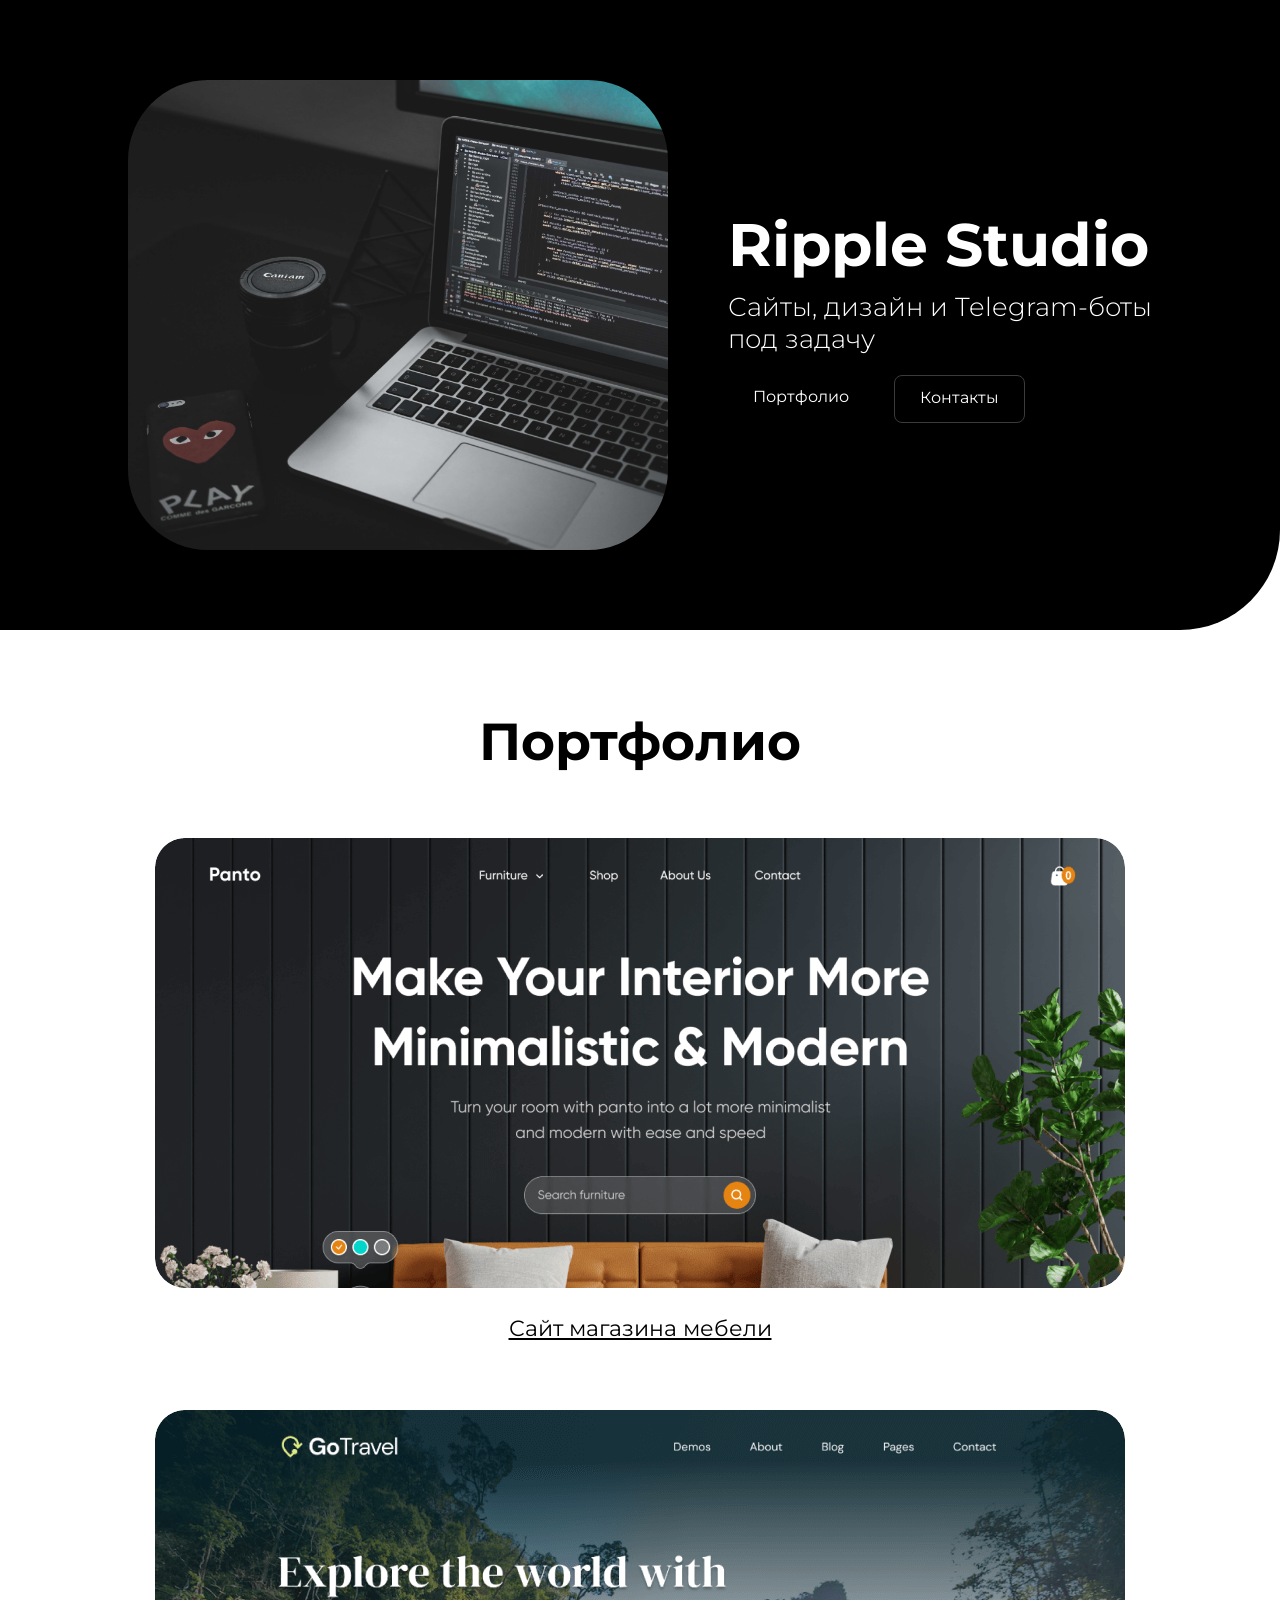
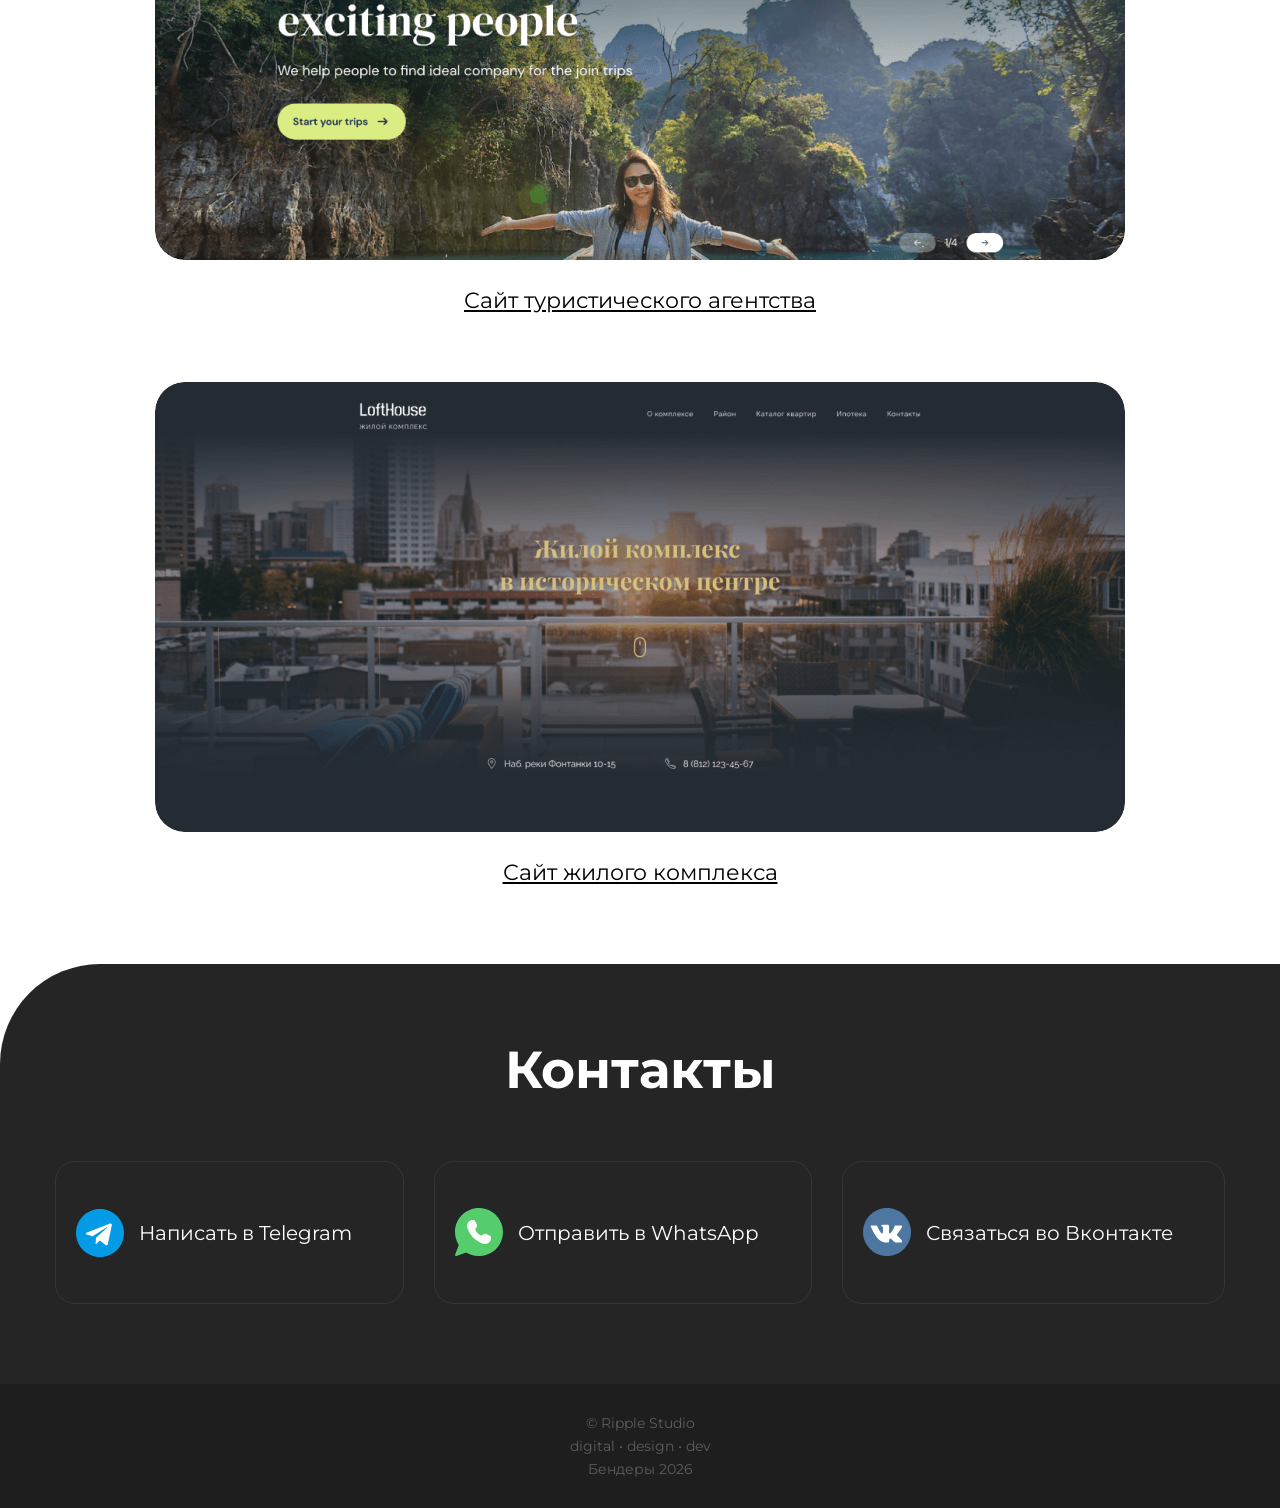
<file: index.html>
<!DOCTYPE html>
<html lang="ru">
<head>
    <meta charset="UTF-8">
    <meta name="viewport" content="width=device-width, initial-scale=1.0">
    <title>Ripple Studio - Сайты, дизайн и Telegram-боты под задачу</title>
    <link rel="stylesheet" href="./css/reset.css">
    <link rel="stylesheet" href="./css/main.css">
    <link rel="stylesheet" href="./css/media.css">
    <link rel="icon" type="image/x-icon" href="./img/favicons/favicon.svg">
    <link rel="apple-touch-icon" sizes="180x180" href="./img/favicons/apple-favicon.png">
</head>
<body> 

    <!-- Header -->
    <header class="header">
        <div class="container">
            <div class="header-row">

                <!-- Logo -->
                <img src="./img/header-ico.jpg" alt="Картинка" class="header-img">

                <!-- Text -->
                <div class="header-desc">
                    <h1 class="header-title">
                        Ripple Studio
                    </h1>
                    <p class="header-text">
                        Сайты, дизайн и Telegram-боты <br>под задачу
                    </p>

                    <!-- Buttons -->
                    <div class="header-btns">
                        <a href="#portfolio" class="btn">
                            Портфолио 
                        </a>
                        <a href="#contacts" class="btn-outline">
                            Контакты
                        </a>
                    </div>
                </div>
            </div>
        </div>

        <video class="header-video" autoplay muted loop>
            <source type="video/mp4" src="./video/bg-vid.mp4">
        </video>
    </header>

    <!-- Main content -->
    <main>

        <!-- Portfolio -->
        <section class="portfolio" id="portfolio">
            <div class="container">
                <h2 class="portfolio-title">
                    Портфолио
                </h2>
            </div>

            <!-- Projects -->
            <div class="projects">

                <!-- Project 1 -->
                <article class="project">
                    <a href="./web.html" class="">
                        <img src="./img/portfolio/project-01.png" srcset="./img/portfolio/project-01@2x.png 2x" alt="First Project" class="project-img">
                    </a>

                    <h3 class="project-title"><a href="./web.html">Сайт магазина мебели</a></h3>
                </article>

                <!-- Project 2 -->
                <article class="project">
                    <a href="./design.html" class="">
                        <img src="./img/portfolio/project-02.png" srcset="./img/portfolio/project-02@2x.png 2x" alt="Second Project" class="project-img">
                    </a>
                    <h3 class="project-title"><a href="./design.html">Сайт туристического агентства</a></h3>
                </article>

                <!-- Project 3 -->  
                <article class="project">
                    <a href="./dev.html" class="">
                        <img src="./img/portfolio/project-03.png" srcset="./img/portfolio/project-03@2x.png 2x" alt="Third Project" class="project-img">
                    </a>
                    <h3 class="project-title"><a href="./dev.html">Сайт жилого комплекса</a></h3>
                </article>
            </div>
        </section>

        <!-- Contacts -->
        <section class="contacts" id="contacts">
            <div class="container">
                <h2 class="contacts-title">
                    Контакты
                </h2>
                
                <!-- Links -->
                <div class="messengers">
                    <a href="https://t.me/kolagenl" target="_blank" class="messengers-link">
                        <img src="./img/svg/telegram.svg" alt="Telegram">
                        Написать в Telegram
                    </a>

                    <a href="https://wa.me/37377944946" target="_blank" class="messengers-link">
                        <img src="./img/svg/whatsapp.svg" alt="WhatsApp">
                        Отправить в WhatsApp
                    </a>

                    <a href="https://vk.com/michael_gidirim" target="_blank" class="messengers-link">
                        <img src="./img/svg/vk.svg" alt="Вконтакте">
                        Связаться во Вконтакте
                    </a>
                </div>
            </div>
        </section>
    </main>

    <footer class="footer">
        <div class="container">
            <div class="footer-inner">
                <p class="footer-text-1">© Ripple Studio</p>
                <p class="footer-text-2">digital • design • dev</p>
                <p class="footer-text-3">Бендеры 2026</p>
            </div>
        </div>
    </footer>
</body>
</html>
</file>
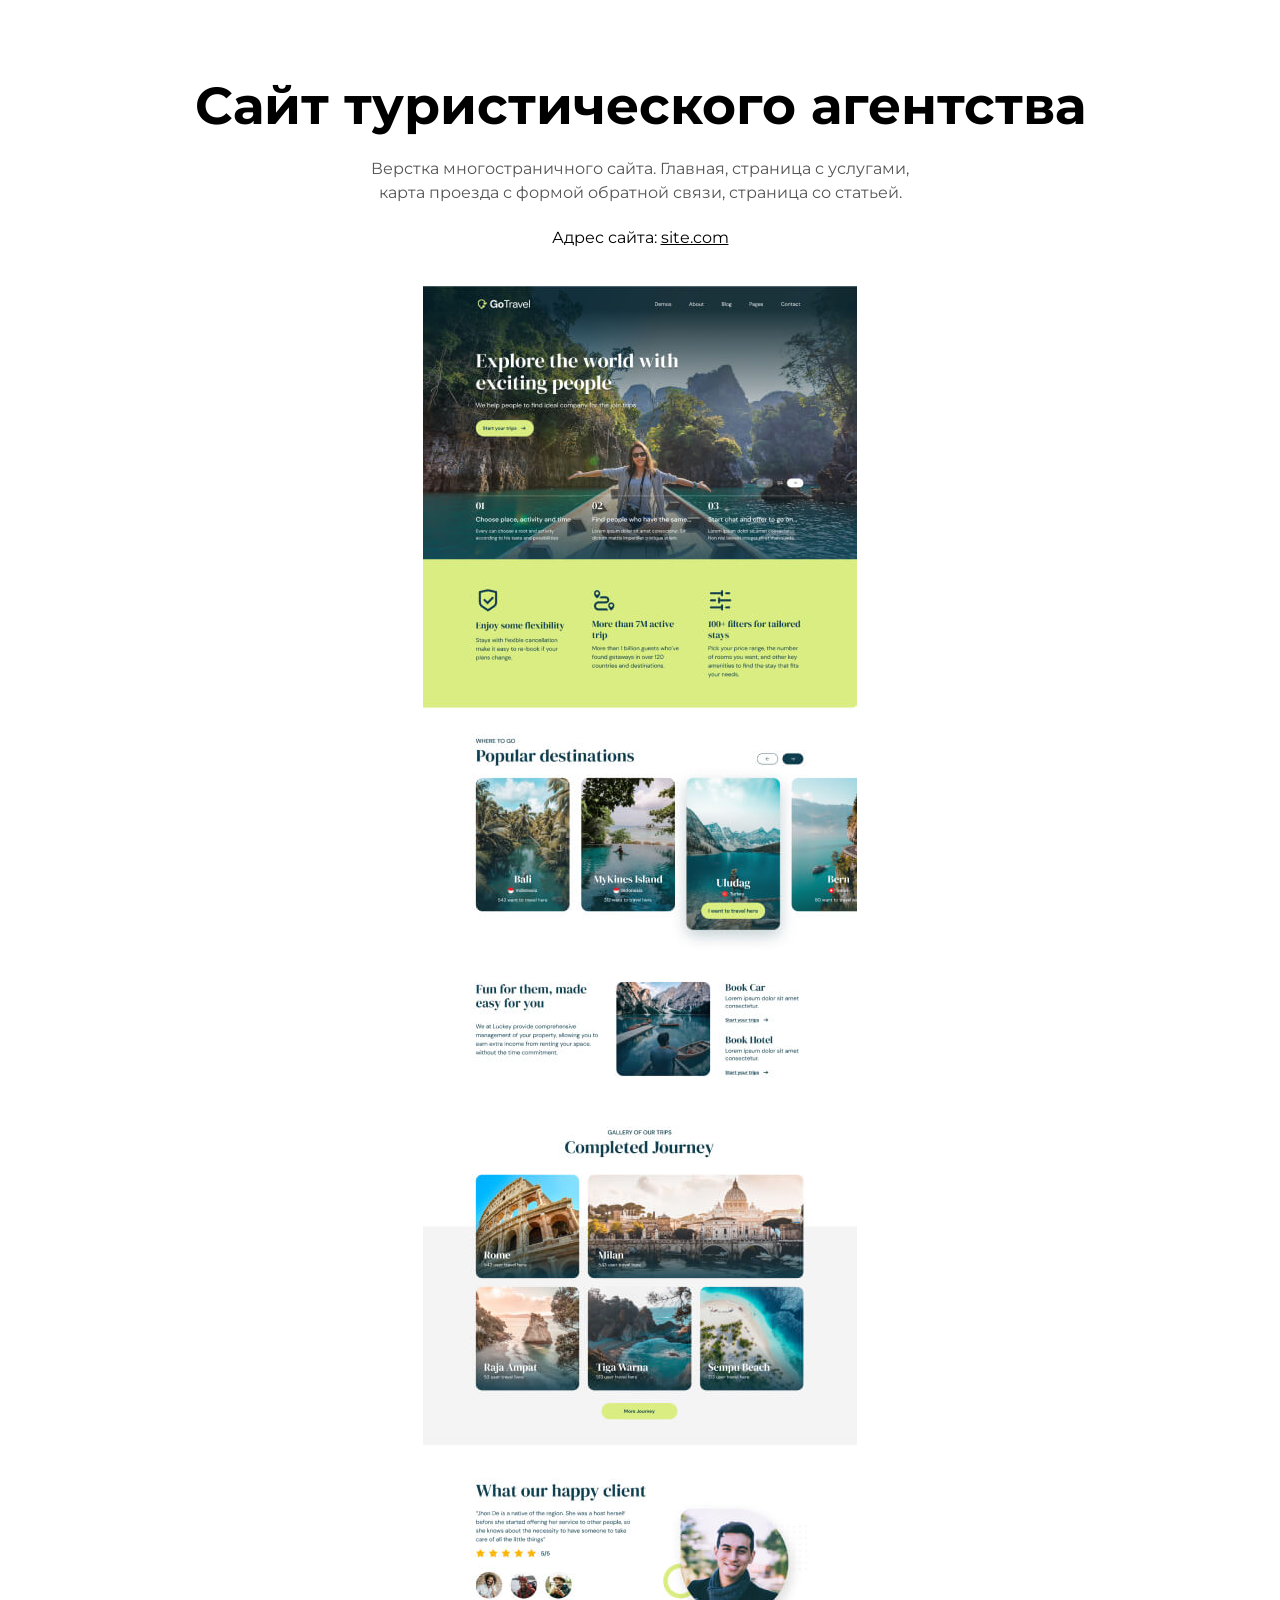
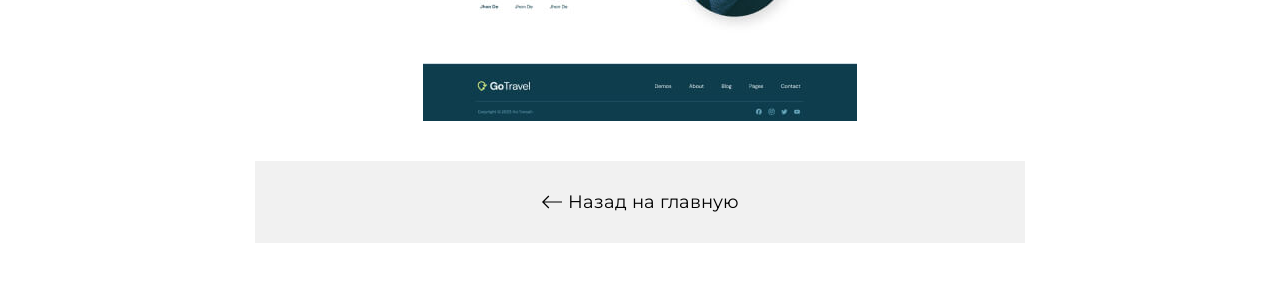
<file: design.html>
<!DOCTYPE html>
<html lang="ru">

<head>
    <meta charset="UTF-8">
    <meta name="viewport" content="width=device-width, initial-scale=1.0">
    <title>Сайт туристического агентства</title>
    <link rel="stylesheet" href="./css/reset.css">
    <link rel="stylesheet" href="./css/main.css">
    <link rel="stylesheet" href="./css/media.css">
    <link rel="icon" type="image/x-icon" href="./img/favicons/favicon.svg">
    <link rel="apple-touch-icon" sizes="180x180" href="./img/favicons/apple-favicon.png">
</head>

<body>

    <article class="inner-page">
        <div class="container">

            <div class="inner-page-details">
                <h1 class="inner-page-title">
                    Сайт туристического агентства
                </h1>

                <div class="inner-page-text">
                    <p>
                        Верстка многостраничного сайта. Главная, страница с услугами, карта проезда с формой обратной связи, страница со
                        статьей.
                    </p>

                    <p class="inner-page-link">
                        Адрес сайта:
                        <a href="#!" target="_blank">
                            site.com
                        </a>
                    </p>
                </div>
            </div>

            <img src="./img/projects/project-go-travel.jpg" srcset="./img/projects/project-go-travel@2x.jpg 2x" alt="Сайт туристического агентства" class="inner-page-img">

            <a href="./index.html" class="inner-page-backlink">
                <img src="./img/svg/arrow-ico.svg" alt="стрелка назад" class="inner-page-backlink-ico">
                Назад на главную
            </a>
        </div>
    </article>

</body>

</html>
</file>
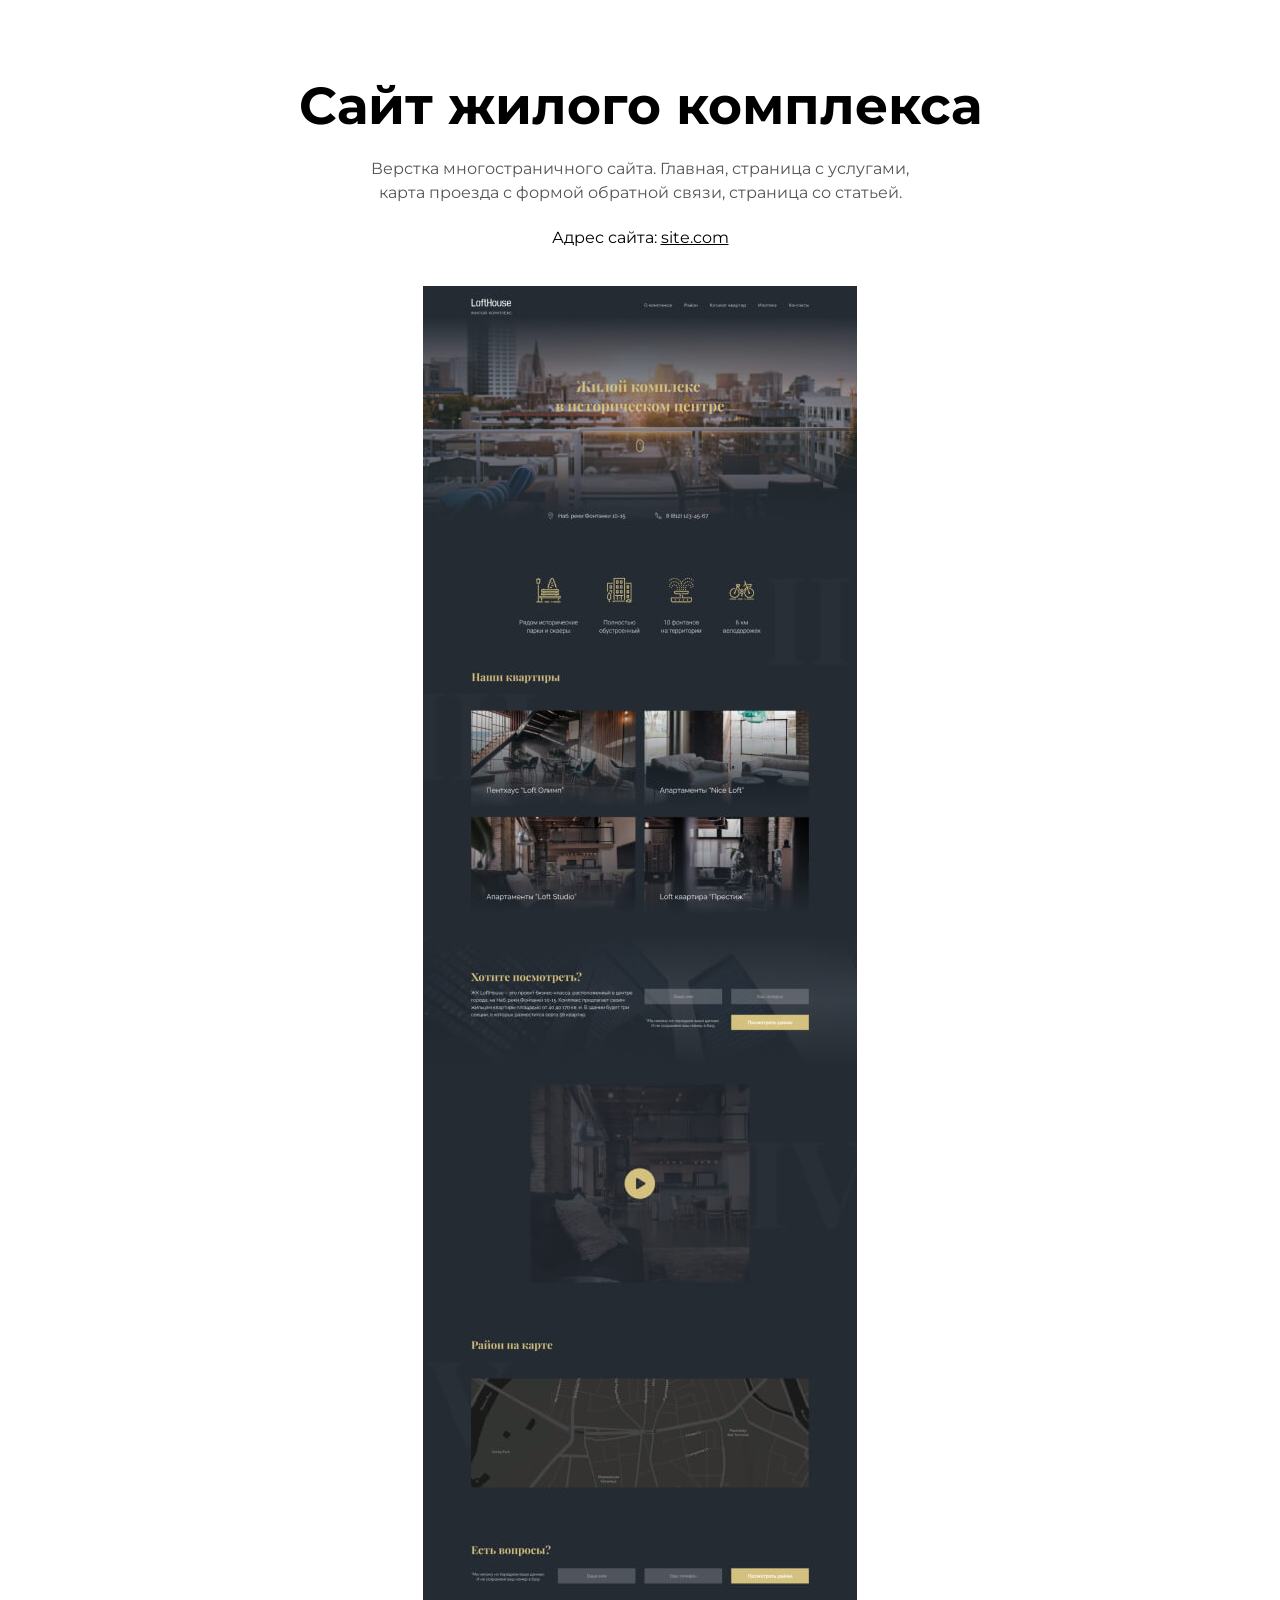
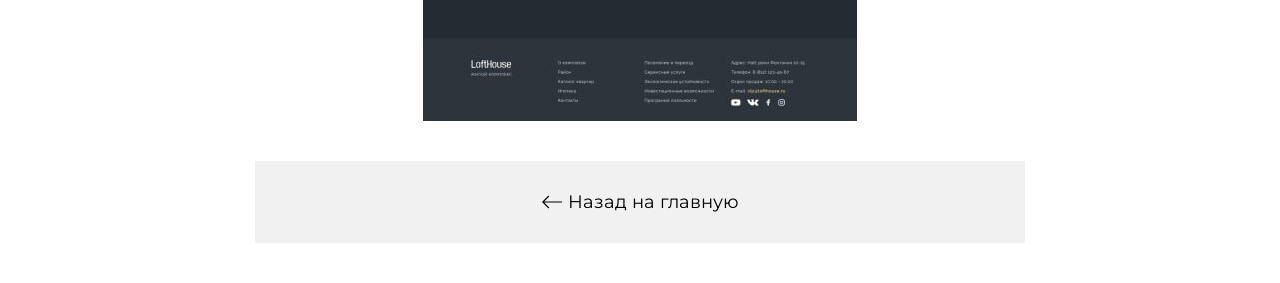
<file: dev.html>
<!DOCTYPE html>
<html lang="ru">

<head>
    <meta charset="UTF-8">
    <meta name="viewport" content="width=device-width, initial-scale=1.0">
    <title>Сайт жилого комплекса</title>
    <link rel="stylesheet" href="./css/reset.css">
    <link rel="stylesheet" href="./css/main.css">
    <link rel="stylesheet" href="./css/media.css">
    <link rel="icon" type="image/x-icon" href="./img/favicons/favicon.svg">
    <link rel="apple-touch-icon" sizes="180x180" href="./img/favicons/apple-favicon.png">
</head>

<body>

    <article class="inner-page">
        <div class="container">

            <div class="inner-page-details">
                <h1 class="inner-page-title">
                    Сайт жилого комплекса
                </h1>

                <div class="inner-page-text">
                    <p>
                        Верстка многостраничного сайта. Главная, страница с услугами, карта проезда с формой обратной
                        связи, страница со
                        статьей.
                    </p>

                    <p class="inner-page-link">
                        Адрес сайта:
                        <a href="#!" target="_blank">
                            site.com
                        </a>
                    </p>
                </div>
            </div>

            <img src="./img/projects/project-lofthouse.jpg" srcset="./img/projects/project-lofthouse@2x.jpg 2x"
                alt="Сайт жилого комплекса" class="inner-page-img">

            <a href="./index.html" class="inner-page-backlink">
                <img src="./img/svg/arrow-ico.svg" alt="стрелка назад" class="inner-page-backlink-ico">
                Назад на главную
            </a>
        </div>
    </article>

</body>

</html>
</file>
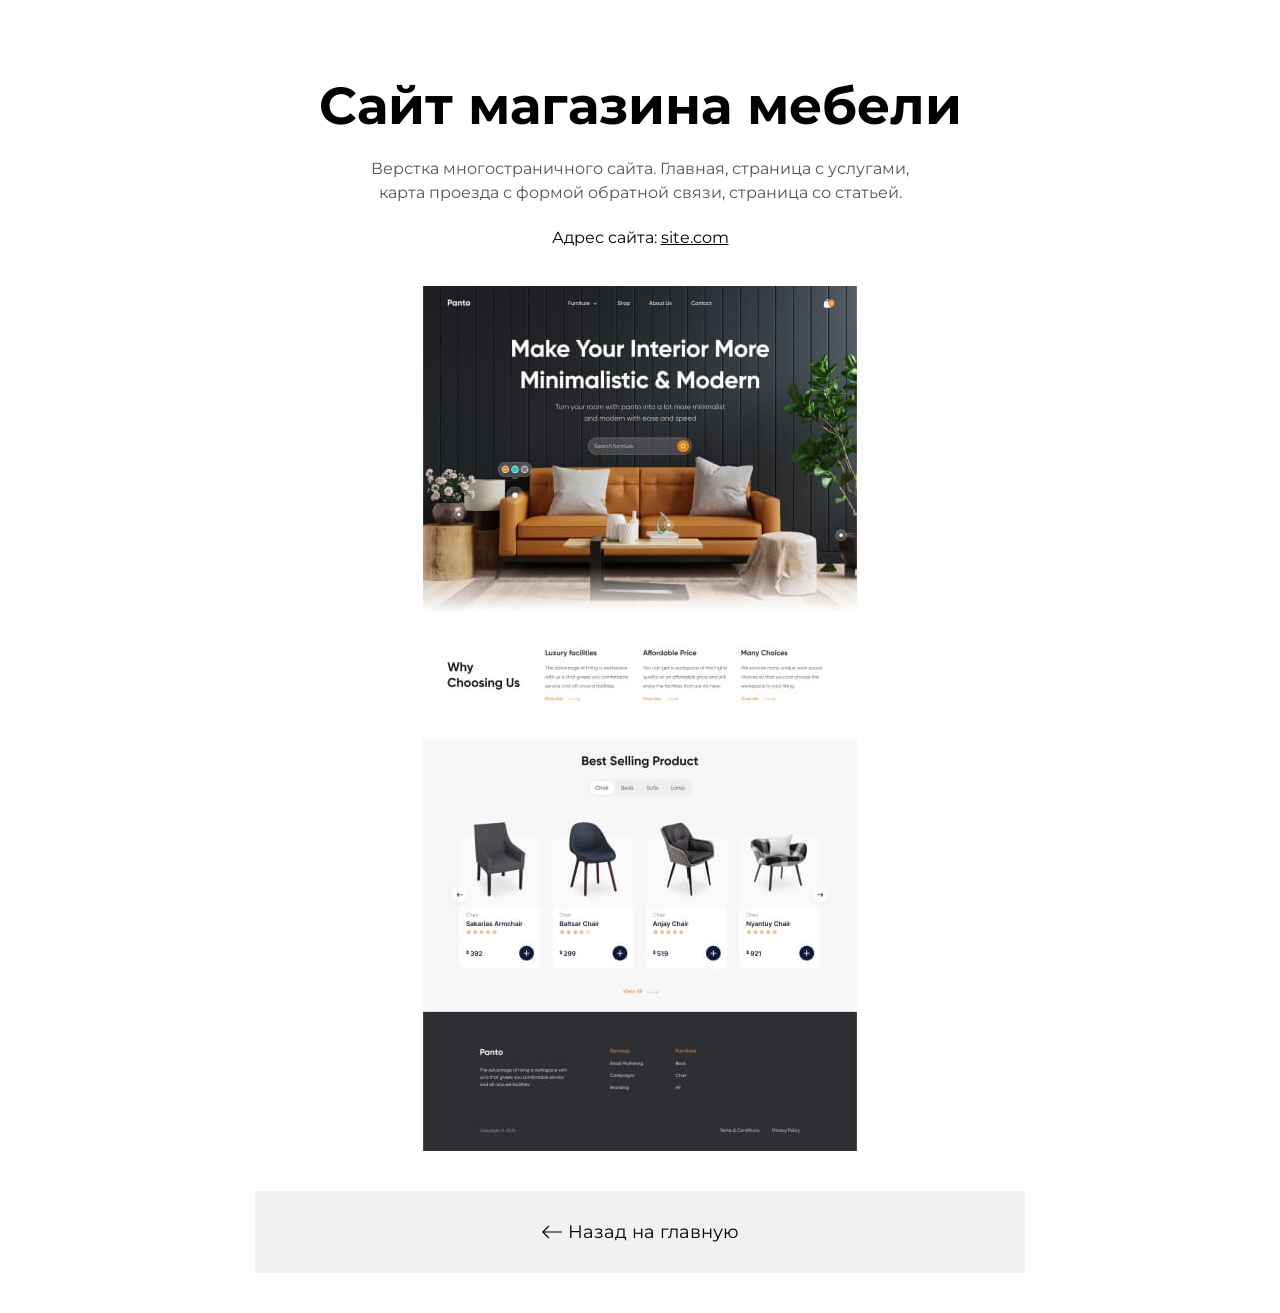
<file: web.html>
<!DOCTYPE html>
<html lang="ru">
<head>
    <meta charset="UTF-8">
    <meta name="viewport" content="width=device-width, initial-scale=1.0">
    <title>Сайт магазина мебели</title>
    <link rel="stylesheet" href="./css/reset.css">
    <link rel="stylesheet" href="./css/main.css">
    <link rel="stylesheet" href="./css/media.css">
    <link rel="icon" type="image/x-icon" href="./img/favicons/favicon.svg">
    <link rel="apple-touch-icon" sizes="180x180" href="./img/favicons/apple-favicon.png">
</head>
<body>

    <article class="inner-page">
        <div class="container">

            <div class="inner-page-details">
                <h1 class="inner-page-title">
                Сайт магазина мебели
                </h1>

                <div class="inner-page-text">
                    <p>
                        Верстка многостраничного сайта. Главная, страница с услугами, карта проезда с формой обратной связи, страница со статьей.
                    </p>

                    <p class="inner-page-link">
                        Адрес сайта: 
                        <a href="#!" target="_blank">
                            site.com
                        </a>
                    </p>
                </div>      
            </div>

                <img src="./img/projects/project-panto-full.jpg" srcset="./img/projects/project-panto-full@2x.jpg 2x" alt="Сайт магазина мебели" class="inner-page-img">

                <a href="./index.html" class="inner-page-backlink">
                    <img src="./img/svg/arrow-ico.svg" alt="стрелка назад" class="inner-page-backlink-ico">
                    Назад на главную
                </a>
        </div>     
    </article>
    
</body>
</html>
</file>
<file: css/main.css>
@import url('https://fonts.googleapis.com/css2?family=Montserrat:ital,wght@0,100..900;1,100..900&family=Yantramanav:wght@100;300;400;500;700;900&display=swap');

/* Based styles start */ 

html {
    scroll-behavior: smooth;
}

body {
    font-family: "Montserrat", sans-serif;
    font-optical-sizing: auto;
    font-weight: 400;
    font-style: normal;
}

/* Based styles end */



/* Header styles start */

.header {
    position: relative;
    overflow: hidden;
    /* background: #252525 linear-gradient(158deg, #2f2f2f 0%, #202020 100%); */
    background-color: #000000;
    color: white;
    padding-top: 80px;
    padding-bottom: 80px;
    border-bottom-right-radius: 100px;
}

.header .container {
    position: relative;
    z-index: 9;
}

.header-video {
    position: absolute;
    top: 0;
    left: 0;
    width: 100%;
    height: 100%;
    object-fit: cover;
    object-position: center;
    border-bottom-right-radius: 100px;

    opacity: 0.3;
}

.container {
    max-width: 1200px;
    margin: 0 auto;
    padding: 0 15px;
}

.header-row {
    display: flex;
    justify-content: center;
    align-items: center;
    column-gap: 60px;
}

.header-img {
    border-radius: 80px;
    height: 470px;
    width: 540px;
}

.header-title {
    margin-bottom: 10px;
    font-weight: 700;
    font-size: 60px;
}

.header-text {
    font-weight: 300;
    font-size: 26px;
    margin-bottom: 20px;
}

/* Header styles end */



/* Buttons styles start */

.header-btns {
    display: flex;
    column-gap: 20px;
}

.btn {
    height: 48px;
    padding-top: 14px;
    padding-left: 25px;
    padding-right: 25px;

    background-color: #000000;
    border-radius: 8px;

    color: white;
    line-height: 1;
}

.btn:hover {
    transition: 0.2s;
    transform: translateY(-3px);
}

.btn:active {
    transform: scale(0.95);
}

.btn-outline {
    height: 48px;
    padding-top: 14px;
    padding-left: 25px;
    padding-right: 25px;
    
    border: 1px solid #3B3B3B;
    border-radius: 8px;
    
    color: white;
    line-height: 1;
}

.btn-outline:hover {
    transition: 0.2s;
    transform: translateY(-3px);
}

.btn-outline:active {
    transform: scale(0.95);
}

/* Buttons styles end */



/* Portfolio styles start */

.portfolio {
    padding: 80px 0;
}

.portfolio-title {
    margin-bottom: 65px;
    font-weight: 700;
    font-size: 52px;

    color: #000000;

    text-align: center;
}

/* Portfolio styles end */



/* Projects styles start */

.projects {
    display: flex;
    flex-direction: column;
    row-gap: 70px;
    align-items: center;
}

.project {
    text-align: center;
}

.project-img {
    margin-bottom: 30px;
    border-radius: 30px;

    transition: all 0.2s ease-in;
}

.project-img:hover {
    opacity: 0.8;
}

.project-img:active {
    transform: scale(0.98);
}

.project-title {
    font-weight: 400px;
    font-size: 22px;
    line-height: 1;

    transition: all 0.2s ease-in;
}

.project-title a {
    color: #000000;
    text-decoration: underline;
    font-weight: 400;
}

.project-title:hover {
    transform: translateY(-2px);
}

.project-title:active {
    transform: scale(0.97);
}

/* Projects styles end */



/* Contacts styles start */

.contacts {
    padding: 80px 0;
    background-color: #252525;
    border-top-left-radius: 100px;
    color: white;
}

.contacts-title {
    font-weight: 700;
    font-size: 52px;
    line-height: 1;
    margin-bottom: 65px;

    text-align: center;
}

.messengers {
    display: flex;
    flex-wrap: wrap;
    justify-content: center;
    column-gap: 30px;
    row-gap: 30px;
}

.messengers-link {
    flex-grow: 1;

    display: flex;
    column-gap: 15px;
    align-items: center;

    padding: 46px 20px;
    border-radius: 20px;
    border: 1px solid #363636;

    color: white;
    font-size: 20px;

    transition: all 0.2s ease-in;    
}

.messengers-link:hover {
    background-color: #1E1E1E;
}

.messengers-link:active {
    transform: scale(0.95);
}

/* Contacts styles end */



/* Footer styles start*/

.footer {
    background-color: #1E1E1E;
    padding-top: 30px;
    padding-bottom: 30px;

    color: #5D5D5D;
}

.footer-inner {
    font-size: 14px;
    text-align: center;
}

.footer-text-2 {
    margin-top: 5px;
    margin-bottom: 5px;
}

/* Footer styles end */



/* Inner page styles start*/

.inner-page {
    padding-top: 80px;
    padding-bottom: 40px;
}

.inner-page-details{
    display: flex;
    flex-direction: column;
    row-gap: 25px;
    align-items: center;

    margin-bottom: 40px;
    text-align: center;
}

.inner-page-title {
    font-weight: 700;
    font-size: 52px;
    line-height: 1;
}

.inner-page-text {
    max-width: 570px;

    display: flex;
    flex-direction: column;
    row-gap: 25px;

    font-size: 16px;
    color: #555555;
    line-height: 1.5;
}

.inner-page-link {
    color: #000000;
    line-height: 1;
}

.inner-page-link a {
    text-decoration: underline;
    color: #000000;
}

.inner-page-img {
    display: block;
    margin: 0 auto;
    margin-bottom: 40px;
}

.inner-page-backlink {
    max-width: 770px;
    margin: 0 auto;
    padding: 30px;

    display: flex;
    column-gap: 6px;
    justify-content: center;
    align-items: center;

    background-color: #F1F1F1;
    text-align: center;
    color: #000000;
    font-size: 18px;

    transition: all 0.2s ease-in;
}

.inner-page-backlink:hover {
    transform: translateY(-3px);
    text-decoration: underline;
}

.inner-page-backlink:active {
    transform: scale(0.95);
}

/* Inner page styles end */
</file>
<file: css/media.css>
@media (max-width: 1080px) {

    .header {
        border-bottom-right-radius: 70px;
    }

    .header-video {
        border-bottom-right-radius: 70px;
    }

    .header-row {
        column-gap: 30px;
    }

    .header-img {
        height: 270px;
        width: 300px;
    }

    .header-title {
        font-size: 52px;
    }

    .header-text {
        font-size: 22px;
    }

    .portfolio-title {
        font-size: 42px;
    }

    .project-img {
        padding-left: 5px;
        padding-right: 5px;
    }

    .contacts {
        border-top-left-radius: 70px;
    }

    .contacts-title {
        font-size: 42px;
    }

    .inner-page-title {
        font-size: 42px;
    }
}

@media (max-width: 1122px){
    .messengers-link {
        padding: 26px 20px;
        justify-content: center;
    }
}

@media (max-width: 767px) {
    .header {
        padding-top: 20px;
        padding-bottom: 20px;

        border-bottom-right-radius: 60px;
    }

    .header-video {
        border-bottom-right-radius: 60px;
    }

    .header-row {
        flex-direction: column;
        align-items: flex-start;
        row-gap: 20px;
    }

    .header-img {
        max-width: 100%;
        width: auto;
        height: auto;
        border-radius: 30px;
    }

    .header-title {
        font-size: 32px;
    }

    .header-text {
        font-size: 18px;
    }

    .header-btns {
        column-gap: 15px;
    }

    .btn,
    .btn-outline {
        height: 40px;
        padding: 12px 15px 0;
    }

    .portfolio {
        padding: 40px 0;
    }

    .portfolio-title {
        margin-bottom: 30px;
        font-size: 28px;
    }

    .projects {
        row-gap: 30px;
    }

    .project-img {
        margin-bottom: 20px;
        border-radius: 14px;
    }

    .project-title a {
        font-size: 16px;
        text-decoration: none;
    }

    .contacts {
        border-top-left-radius: 60px;
        padding: 40px 0;
    }

    .contacts-title {
        font-size: 28px;
        line-height: 1.3;
        margin-bottom: 30px;
    }

    .messengers {
        gap: 20px;
    }

    .messengers-link {
        border-radius: 12px;
        padding: 30px 20px;
        font-size: 16px;
    }

    .footer-inner {
        font-size: 12px;
    }

    .inner-page {
        padding: 40px 0 20px;
    }

    .inner-page-details {
        row-gap: 20px;
        margin-bottom: 20px;
    }

    .inner-page-title {
        font-size: 28px;
    }

    .inner-page-text {
        row-gap: 20px;
    }

    .inner-page-img {
        margin-bottom: 20px;
    }

    .inner-page-backlink {
        padding: 20px;
    }
}
</file>
